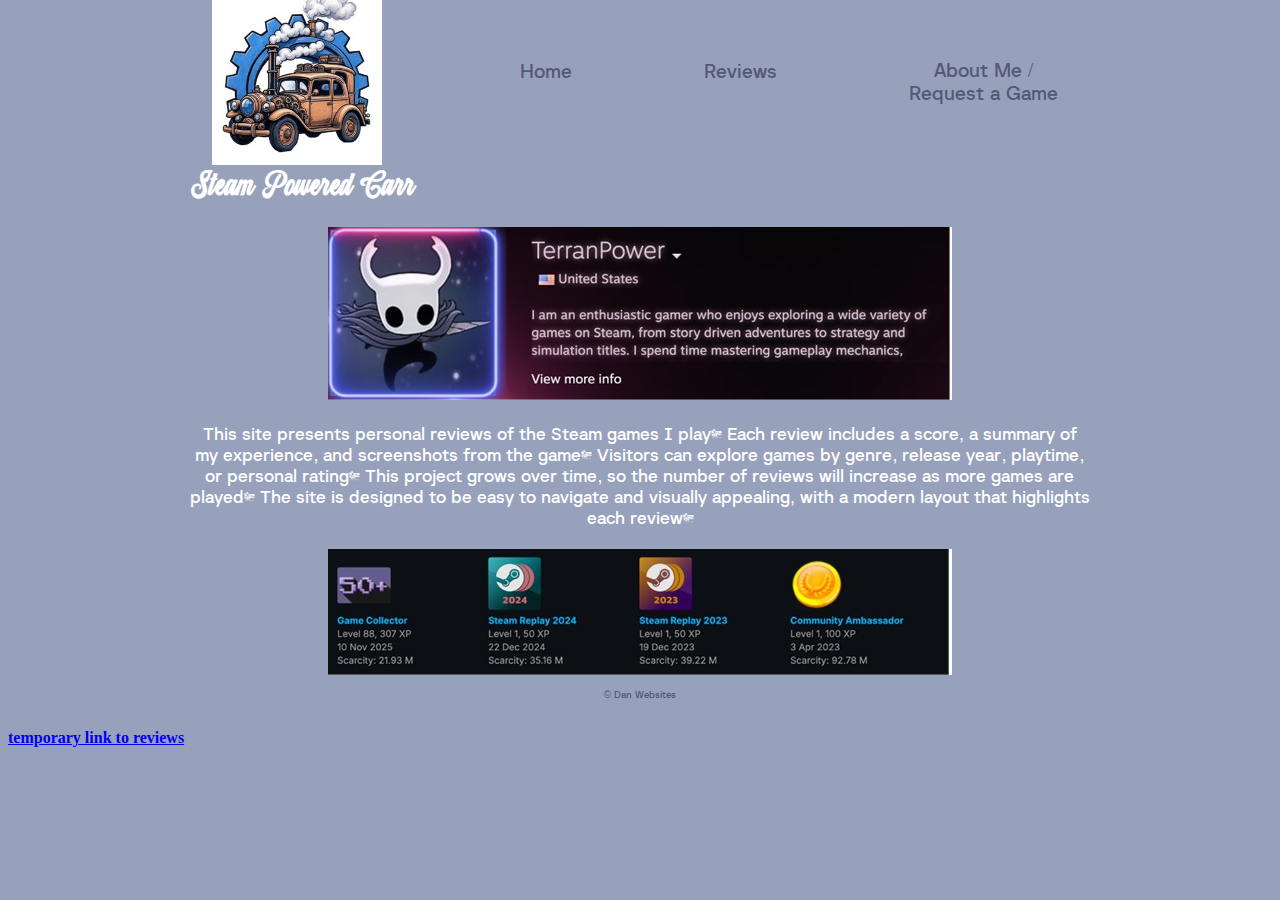
<file: index.html>
<!DOCTYPE html>
<html lang="en">
<head>
    <meta charset="UTF-8">
    <meta name="viewport" content="width=device-width, initial-scale=1.0">
    <title>Document</title>

    <link rel="stylesheet" href="./styles.css">
</head>
<body>
    <div id="wrapper">
        <header>
            <div class="logo">
                <img src="/images/steampoweredcarr.jpg" alt="Steam Powered Carr img">
            </div>
            <nav>
                <ul>
                    <li><a href="">Home</a></li>
                    <li><a href="">Reviews</a></li>
                    <li><a href="">About Me /<br>Request a Game</a></li>
                </ul>
            </nav>
        </header>
        <h1>Steam Powered Carr</h1>
        <div class="page">
            <img src="/images/steamprofile.jpg" alt="Steam Profile">
            <p>
                This site presents personal reviews of the Steam games I play. Each review includes a score, a summary of my experience, and screenshots from the game. Visitors can explore games by genre, release year, playtime, or personal rating. This project grows over time, so the number of reviews will increase as more games are played. The site is designed to be easy to navigate and visually appealing, with a modern layout that highlights each review. 
            </p>
            <img src="/images/badges.jpg" alt="Steam Badges">
        </div>
        <footer>
            <p>© Dan Websites</p>
        </footer>
    </div>
    <br>
    <a href="./reviews/"><b>temporary link to reviews</b></a>
</body>
</html>
</file>
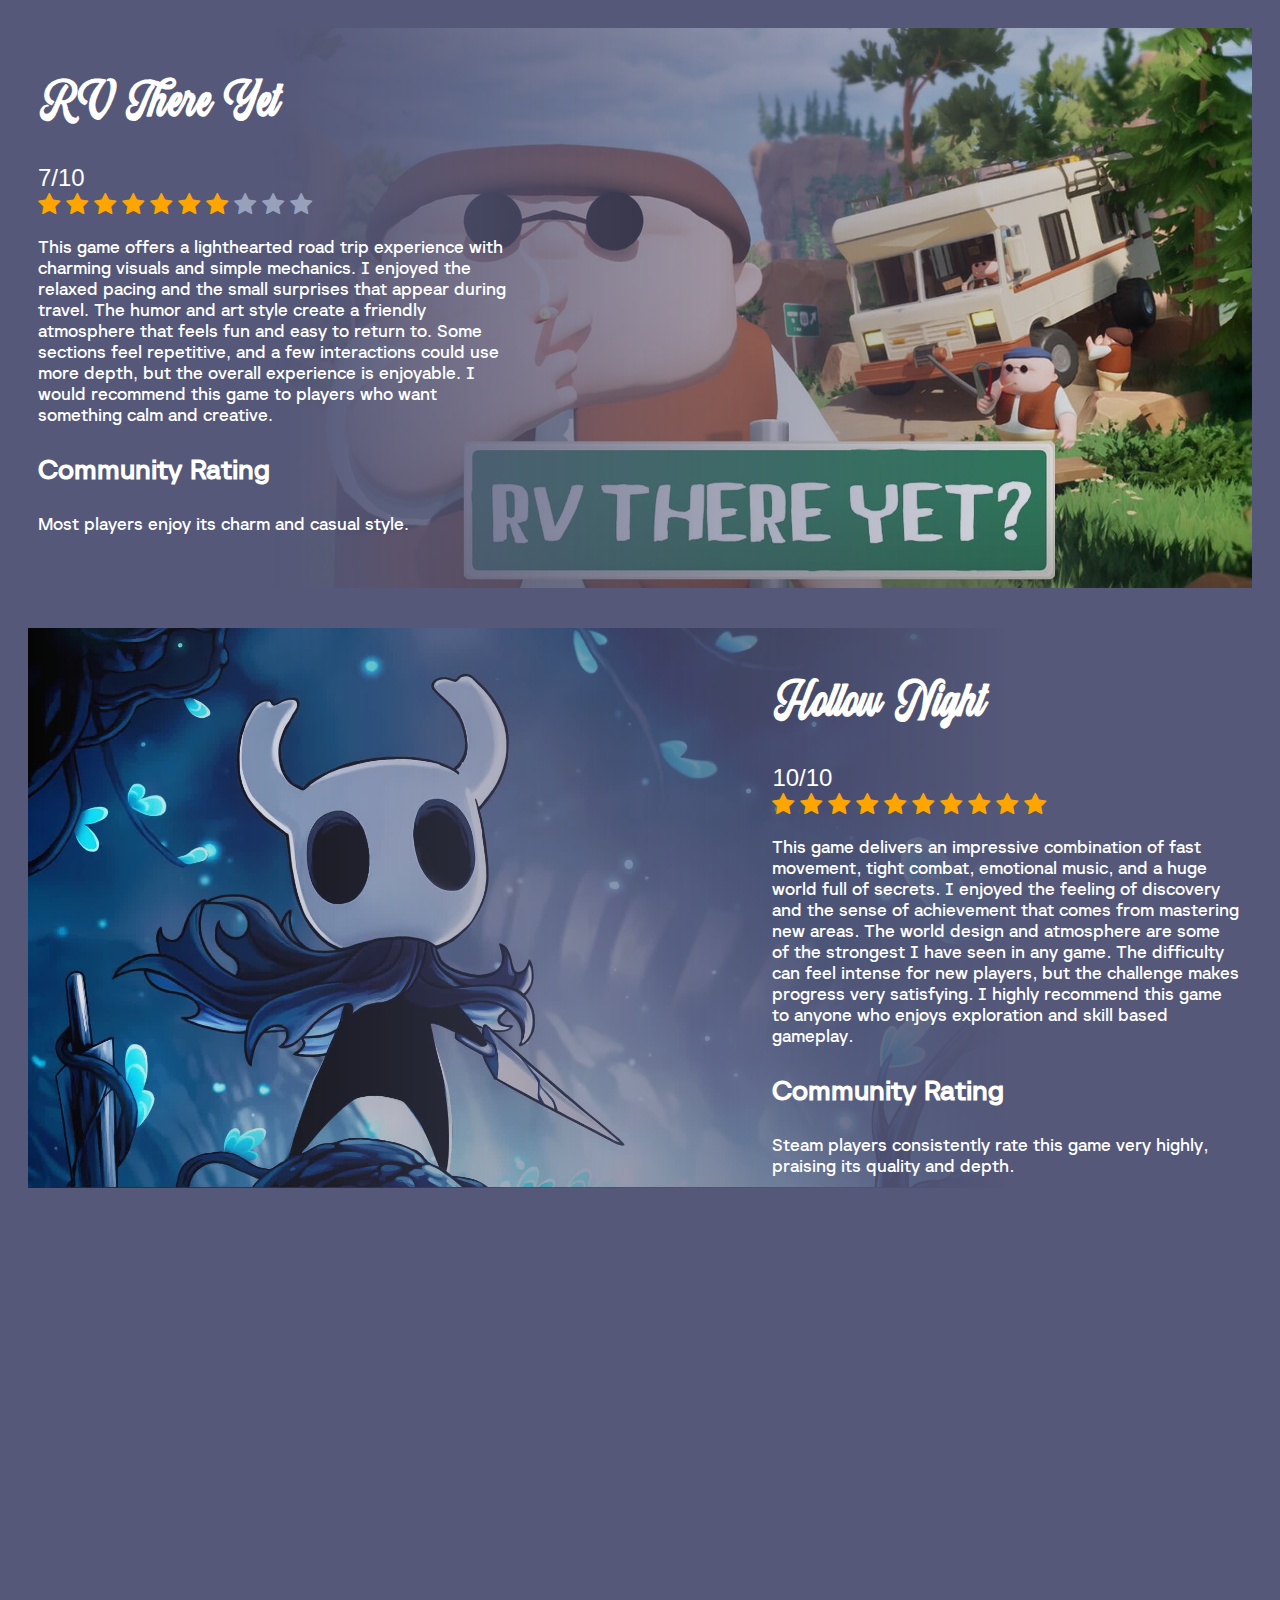
<file: reviews/index.html>
<!DOCTYPE html>
<html lang="en">
<head>
    <meta charset="UTF-8">
    <meta name="viewport" content="width=device-width, initial-scale=1.0">
    <title>SteamPoweredCarr | Reviews</title>

    <link rel="stylesheet" href="https://cdnjs.cloudflare.com/ajax/libs/font-awesome/4.7.0/css/font-awesome.min.css">
</head>

<style>
    @font-face {
        font-family: "Rocket Thunder";
        src: url("../fonts/Rocket\ Thunder\ Script.ttf");
    }
    @font-face {
        font-family: "BaruSansDemo";
        src: url("../fonts/BaruSansDemo-Medium.ttf");
    }

    :root {
        --primary:   #555879;
        --secondary: #98A1BC;
        --accent1:   #DED3C4;
        --accent2:   #F4EBD3;

        --text: #ffffff;
    }


    * {
        box-sizing: border-box;
    }

    body {
        color: var(--text);
        background: var(--primary);
    }
    .fa-star{
        color: var(--secondary);
    }
    

    .container {
        display: grid;
        grid-template-columns: 1fr 1fr 1fr 1fr 1fr;
        grid-template-rows: 1fr 1fr;
        gap: 0px 0px;
        grid-auto-flow: row;

        height: 600px;
        padding: 20px;
    }

    .Game-image {
        grid-area: 1 / 1 / 3 / 5; 
        background-position: center;
        background-size: cover;
        mask-image: linear-gradient(to right, rgba(0, 0, 0, 1), rgba(0, 0, 0, 0));
    }
    
    .Game-1 .Game-image {
        background-image: url(./assets/RV-There-Yet.jpg);
    }
    
    .Game-2 .Game-image {
        background-image: url(./assets/hollow-night.jpg);
    }
    
    /* Reverse layout for Game-2 on desktop */
    .Game-1 .Game-image, .Game-3 .Game-image {
        grid-area: 1 / 2 / 3 / 6;  /* move image to right side */
        mask-image: linear-gradient(to left, rgba(0, 0, 0, 1), rgba(0, 0, 0, 0));
    }

    .Game-1 .Rating, .Game-3 .Rating {
        grid-area: 1 / 1 / 3 / 3;  /* move text to left side */
    }


    .Game-3 .Game-image {
        background-image: url(./assets/Factorio.png);
    }

    .Rating {
        grid-area: 1 / 4 / 3 / 6;
        z-index: 1;
        font-size: x-large;
        padding: 10px;
    }

    .checked {
        color: orange;
    }

    h1{
        font-family: "Rocket Thunder", sans-serif;
    }
    p, .text-rating, h3 {
        font-family: "BaruSansDemo", sans-serif;
    }
    p > span {
        font-family:  sans-serif;
    }
    p{
        font-size: large;
    }

    @media (max-width: 800px) {
        .container {
            grid-template-columns: repeat(5, 1fr) !important;
            grid-template-rows: 1fr auto auto !important;
        }
        
        .Game-image {
            grid-area: 1 / 1 / 3 / 6 !important;
            mask-image: linear-gradient(to bottom, rgba(0, 0, 0, 1), rgba(0, 0, 0, 0) 80%) !important;
        }
        .Rating {
            grid-area: 2 / 1 / 4 / 6 !important;
        }

    }

    /* Base hidden state */
    .animate {
        opacity: 0;
        transition: opacity 0.8s ease, transform 0.8s ease;
    }

    /* Desktop animations */
    .from-left  { transform: translateX(-80px); }
    .from-right { transform: translateX(80px); }
    .from-bottom { transform: translateY(80px); }

    /* Final visible state */
    .show {
        opacity: 1;
        transform: translateX(0) translateY(0);
    }

    /* MOBILE OVERRIDE — max-width 800px */
    @media (max-width: 800px) {
        .from-left,
        .from-right {
            transform: translateY(80px);   /* Override to bottom */
        }
    }

</style>

<body>
    <div class="container Game-1 animate from-left">
        <div class="Game-image"></div>
        <div class="Rating">
            <h1>RV There Yet</h1>
            
            <div class="text-rating">7/10</div>
            <div class="stars">
                <span class="fa fa-star checked"></span>
                <span class="fa fa-star checked"></span>
                <span class="fa fa-star checked"></span>
                <span class="fa fa-star checked"></span>
                <span class="fa fa-star checked"></span>
                <span class="fa fa-star checked"></span>
                <span class="fa fa-star checked"></span>
                <span class="fa fa-star"></span>
                <span class="fa fa-star"></span>
                <span class="fa fa-star"></span>
            </div>
            <p>
                This game offers a lighthearted road trip experience with charming visuals and simple mechanics<span>.</span> I enjoyed the relaxed pacing and the small surprises that appear during travel<span>.</span> The humor and art style create a friendly atmosphere that feels fun and easy to return to<span>.</span> Some sections feel repetitive, and a few interactions could use more depth, but the overall experience is enjoyable<span>.</span> I would recommend this game to players who want something calm and creative<span>.</span>
            </p>
            <h3>Community Rating</h3>
            <p>
                Most players enjoy its charm and casual style<span>.</span>
            </p>  
        </div>
    </div>
    
    <div class="container Game-2 animate from-right">
        <div class="Game-image"></div>
        <div class="Rating">
            <h1>Hollow Night</h1>
            
            <div class="text-rating">10/10</div>
            <div class="stars">
                <span class="fa fa-star checked"></span>
                <span class="fa fa-star checked"></span>
                <span class="fa fa-star checked"></span>
                <span class="fa fa-star checked"></span>
                <span class="fa fa-star checked"></span>
                <span class="fa fa-star checked"></span>
                <span class="fa fa-star checked"></span>
                <span class="fa fa-star checked"></span>
                <span class="fa fa-star checked"></span>
                <span class="fa fa-star checked"></span>
            </div>
            <p>
                This game delivers an impressive combination of fast movement, tight combat, emotional music, and a huge world full of secrets<span>.</span> I enjoyed the feeling of discovery and the sense of achievement that comes from mastering new areas<span>.</span> The world design and atmosphere are some of the strongest I have seen in any game<span>.</span> The difficulty can feel intense for new players, but the challenge makes progress very satisfying<span>.</span> I highly recommend this game to anyone who enjoys exploration and skill based gameplay<span>.</span>
            </p>
            <h3>Community Rating</h3>
            <p>
                Steam players consistently rate this game very highly, praising its quality and depth<span>.</span>
            </p>  
        </div>
    </div>
    
    <div class="container Game-3 animate from-left">
        <div class="Game-image"></div>
        <div class="Rating">
            <h1>Factorio</h1>
            
            <div class="text-rating">9/10</div>
            <div class="stars">
                <span class="fa fa-star checked"></span>
                <span class="fa fa-star checked"></span>
                <span class="fa fa-star checked"></span>
                <span class="fa fa-star checked"></span>
                <span class="fa fa-star checked"></span>
                <span class="fa fa-star checked"></span>
                <span class="fa fa-star checked"></span>
                <span class="fa fa-star checked"></span>
                <span class="fa fa-star checked"></span>
                <span class="fa fa-star"></span>
            </div>
            <p>
                Factorio rewards problem solving, planning, and creativity<span>.</span> Building efficient factories feels both relaxing and exciting, and every upgrade brings a new challenge<span>.</span> I enjoyed the constant feeling of progress and the satisfaction of watching everything work together<span>.</span> The game can feel overwhelming at first, but the learning process becomes very rewarding as you improve<span>.</span> I recommend this game to players who enjoy strategy, automation, or long term projects that grow larger over time<span>.</span>
            </p>
            <h3>Community Rating</h3>
            <p>
                Players praise its depth and replay value<span>.</span>
            </p>  
        </div>
    </div>
    <script>
        const observer = new IntersectionObserver(
            entries => {
                entries.forEach(entry => {
                    if (entry.isIntersecting) {
                        entry.target.classList.add("show");
                    }
                });
            },
            { threshold: 0.2 }
        );

        document.querySelectorAll('.animate').forEach(el => observer.observe(el));
    </script>

</body>
</html>
</file>
<file: styles.css>
/* 

BASE STYLING

*/

@font-face {
    font-family: "Rocket Thunder";
    src: url("../fonts/Rocket\ Thunder\ Script.ttf");
}
@font-face {
    font-family: "BaruSansDemo";
    src: url("../fonts/BaruSansDemo-Medium.ttf");
}

:root {
    --primary:   #555879;
    --secondary: #98A1BC;
    --accent1:   #DED3C4;
    --accent2:   #F4EBD3;

    --text: #ffffff;
}

* {
    box-sizing: border-box;
}

body {
    color: var(--text);
    background: var(--secondary);
}


/* 

HOME PAGE STYLING

*/

#wrapper {
    max-width: 900px;
    margin: 0 auto;
}
.logo {
    position: static;
}
.logo img {
    width: 170px;
}

header {
    display: flex;
    align-items: center;
    justify-content: center;
    gap: 8rem;
    height: 100px;
    margin: 2rem 0;
}

nav {
    text-align: center;
}
nav a {
    display: flex;
    flex-direction: column;
    justify-content: center;
    align-items: center;
    text-decoration: none;
    padding: 1rem 0.5rem;
    border: 2px solid transparent;
    transition: all 0.3s ease;
    min-height: 60px;
    font-size: 20px;
    font-family: "BaruSansDemo";
    color: #555879;
}
nav ul {
    display: flex;
    justify-content: center;
    list-style: none;
    gap: 7rem;
    padding: 0;
}

nav a:hover{
    text-decoration: none;
    color: #F4EBD3;
    border-color: #555879;


}

#title {
    text-align: center;
    font-size: 70px;
    color: #F4EBD3;
    margin-top: 0.3rem;
    margin-bottom: 0.5rem;
}

.page {
    text-align: center;
}
.page p {
    max-width: 100%;
    text-align: center;
    margin: 20px auto;
}

#steamprofile {
    width: 100%;
    justify-content:center;
}

#badges {
    width: 100%;
}

footer  {
    text-align: center;
}
footer p {
    font-size: 10px;
    color: #555879;
}








/* 

REVIEWS PAGE STYLING

*/


.fa-star{
    color: var(--secondary);
}

.container {
    display: grid;
    grid-template-columns: 1fr 1fr 1fr 1fr 1fr;
    grid-template-rows: 1fr 1fr;
    gap: 0px 0px;
    grid-auto-flow: row;

    min-height: 600px;
    margin: 20px;

    background-color: var(--primary);
}

.Game-image {
    grid-area: 1 / 1 / 3 / 5; 
    background-position: center;
    background-size: cover;
    mask-image: linear-gradient(to right, rgba(0, 0, 0, 1), rgba(0, 0, 0, 0));
}

.Game-1 .Game-image {
    background-image: url(./reviews/assets/RV-There-Yet.jpg);
}

.Game-2 .Game-image {
    background-image: url(./reviews/assets/hollow-night.jpg);
}

/* Reverse layout for Game-2 on desktop */
.Game-1 .Game-image, .Game-3 .Game-image {
    grid-area: 1 / 2 / 3 / 6;  /* move image to right side */
    mask-image: linear-gradient(to left, rgba(0, 0, 0, 1), rgba(0, 0, 0, 0));
}

.Game-1 .Rating, .Game-3 .Rating {
    grid-area: 1 / 1 / 3 / 3;  /* move text to left side */
}


.Game-3 .Game-image {
    background-image: url(./reviews/assets/Factorio.png);
}

.Rating {
    grid-area: 1 / 4 / 3 / 6;
    z-index: 1;
    font-size: x-large;
    padding: 10px;
}

.Rating > p {
    margin: 0;
}

.checked {
    color: orange;
}

h1{
    font-family: "Rocket Thunder", sans-serif;
}
p, .text-rating, h3 {
    font-family: "BaruSansDemo", sans-serif;
}
p > span {
    font-family:  sans-serif;
}
p{
    font-size: large;
}

@media (max-width: 800px) {
    .container {
        grid-template-columns: repeat(5, 1fr) !important;
        grid-template-rows: 1fr auto auto !important;
    }
    
    .Game-image {
        grid-area: 1 / 1 / 3 / 6 !important;
        mask-image: linear-gradient(to bottom, rgba(0, 0, 0, 1), rgba(0, 0, 0, 0) 80%) !important;
    }
    .Rating {
        grid-area: 2 / 1 / 4 / 6 !important;
    }

}

/* Base hidden state */
.animate {
    opacity: 0;
    transition: opacity 0.8s ease, transform 0.8s ease;
}

/* Desktop animations */
.from-left  { transform: translateX(-80px); }
.from-right { transform: translateX(80px); }
.from-bottom { transform: translateY(80px); }

/* Final visible state */
.show {
    opacity: 1;
    transform: translateX(0) translateY(0);
}

/* MOBILE OVERRIDE — max-width 800px */
@media (max-width: 800px) {
    .from-left,
    .from-right {
        transform: translateY(80px);   /* Override to bottom */
    }
}


/*

ABOUT ME PAGE STYLING

*/
</file>
